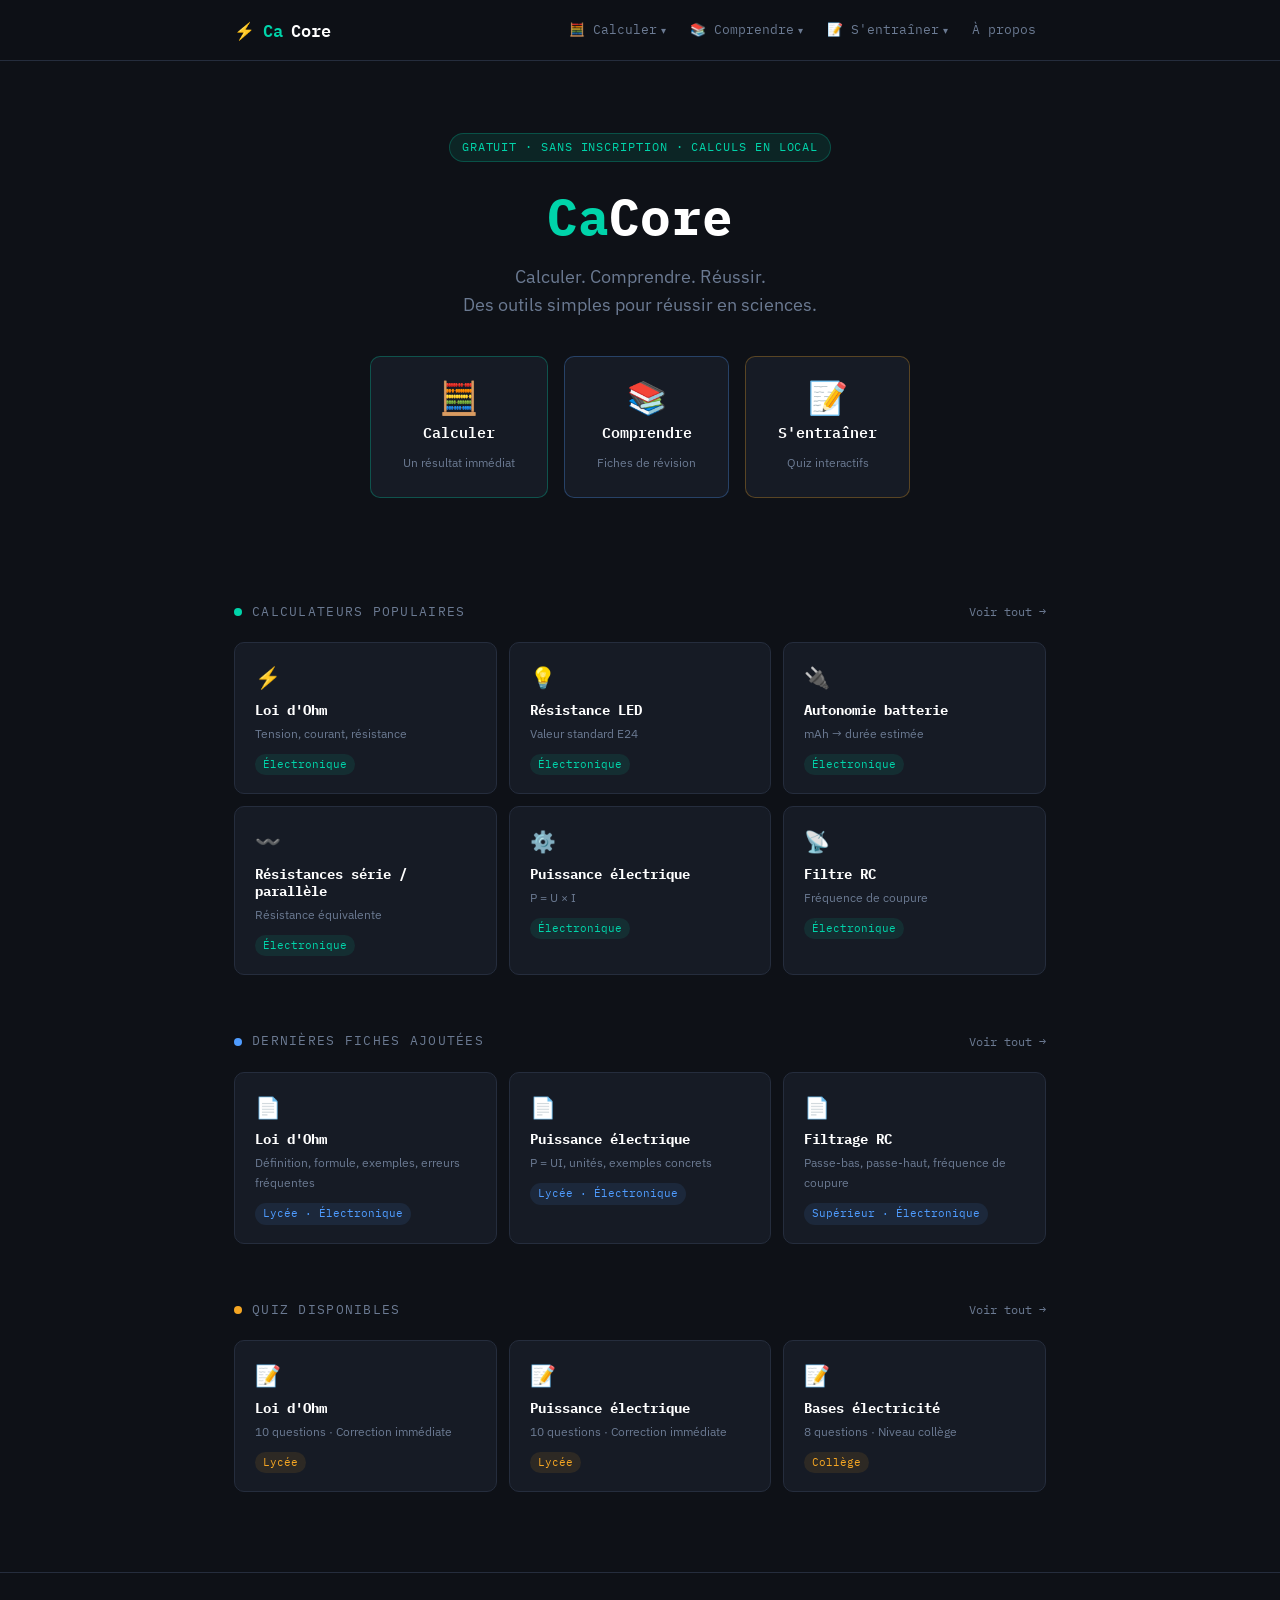
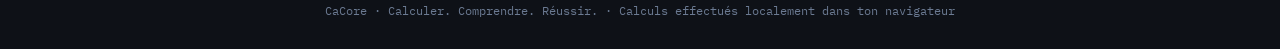
<file: index.html>
<!DOCTYPE html>
<html lang="fr">
<head>
  <meta charset="UTF-8" />
  <meta name="viewport" content="width=device-width, initial-scale=1.0" />
  <title>CaCore — Calculer. Comprendre. Réussir. en sciences</title>
  <meta name="description" content="CaCore, la plateforme gratuite pour réussir en sciences : calculateurs d'électronique et de physique, fiches de révision et quiz interactifs pour le collège, lycée et études supérieures." />
  <link rel="stylesheet" href="style.css" />
</head>
<body>

<!-- ═══════════════════════ HEADER ═══════════════════════ -->
<header class="site-header">
  <div class="container">
    <a href="index.html" class="site-logo">⚡ <span>Ca</span>Core</a>
    <nav class="site-nav" aria-label="Navigation principale">

      <!-- Calculer -->
      <div class="nav-dropdown">
        <a href="calculer/index.html">🧮 Calculer</a>
        <div class="dropdown-menu">
          <a href="calculer/electronique.html">⚡ Électronique</a>
          <a href="calculer/physique.html">⚙️ Physique</a>
          <a href="calculer/mathematiques.html">📐 Mathématiques</a>
        </div>
      </div>

      <!-- Comprendre -->
      <div class="nav-dropdown">
        <a href="comprendre/index.html">📚 Comprendre</a>
        <div class="dropdown-menu">
          <a href="comprendre/college.html">Collège</a>
          <a href="comprendre/lycee.html">Lycée</a>
          <a href="comprendre/superieur.html">Études supérieures</a>
        </div>
      </div>

      <!-- S'entraîner -->
      <div class="nav-dropdown">
        <a href="sentrainer/index.html">📝 S'entraîner</a>
        <div class="dropdown-menu">
          <a href="sentrainer/college.html">Collège</a>
          <a href="sentrainer/lycee.html">Lycée</a>
          <a href="sentrainer/superieur.html">Études supérieures</a>
        </div>
      </div>

      <a href="apropos.html">À propos</a>
    </nav>
  </div>
</header>

<!-- ═══════════════════════ HERO ═══════════════════════ -->
<section class="hero">
  <div class="container">
    <div class="hero-tag">Gratuit · Sans inscription · Calculs en local</div>
    <h1><em>Ca</em>Core</h1>
    <p>Calculer. Comprendre. Réussir.<br>Des outils simples pour réussir en sciences.</p>

    <div class="hero-actions">
      <a href="calculer/index.html" class="hero-btn btn-calc">
        <span class="hero-btn-icon">🧮</span>
        <span class="hero-btn-label">Calculer</span>
        <span class="hero-btn-sub">Un résultat immédiat</span>
      </a>
      <a href="comprendre/index.html" class="hero-btn btn-learn">
        <span class="hero-btn-icon">📚</span>
        <span class="hero-btn-label">Comprendre</span>
        <span class="hero-btn-sub">Fiches de révision</span>
      </a>
      <a href="sentrainer/index.html" class="hero-btn btn-train">
        <span class="hero-btn-icon">📝</span>
        <span class="hero-btn-label">S'entraîner</span>
        <span class="hero-btn-sub">Quiz interactifs</span>
      </a>
    </div>
  </div>
</section>

<!-- ═══════════════════════ CALCULATEURS populaires ═══════════════════════ -->
<section class="home-section">
  <div class="container">
    <div class="home-section-header">
      <div class="home-section-title">
        <span class="dot-calc"></span>
        Calculateurs populaires
      </div>
      <a href="calculer/index.html" class="see-all">Voir tout →</a>
    </div>

    <div class="home-grid">
      <a href="calculer/electronique/ohm.html" class="home-card card-calc">
        <div class="home-card-icon">⚡</div>
        <h3>Loi d'Ohm</h3>
        <p>Tension, courant, résistance</p>
        <span class="home-card-tag tag-calc">Électronique</span>
      </a>
      <a href="calculer/electronique/led.html" class="home-card card-calc">
        <div class="home-card-icon">💡</div>
        <h3>Résistance LED</h3>
        <p>Valeur standard E24</p>
        <span class="home-card-tag tag-calc">Électronique</span>
      </a>
      <a href="calculer/electronique/batterie.html" class="home-card card-calc">
        <div class="home-card-icon">🔌</div>
        <h3>Autonomie batterie</h3>
        <p>mAh → durée estimée</p>
        <span class="home-card-tag tag-calc">Électronique</span>
      </a>
      <a href="calculer/electronique/resistances.html" class="home-card card-calc">
        <div class="home-card-icon">〰️</div>
        <h3>Résistances série / parallèle</h3>
        <p>Résistance équivalente</p>
        <span class="home-card-tag tag-calc">Électronique</span>
      </a>
      <a href="calculer/electronique/puissance.html" class="home-card card-calc">
        <div class="home-card-icon">⚙️</div>
        <h3>Puissance électrique</h3>
        <p>P = U × I</p>
        <span class="home-card-tag tag-calc">Électronique</span>
      </a>
      <a href="calculer/electronique/filtre-rc.html" class="home-card card-calc">
        <div class="home-card-icon">📡</div>
        <h3>Filtre RC</h3>
        <p>Fréquence de coupure</p>
        <span class="home-card-tag tag-calc">Électronique</span>
      </a>
    </div>
  </div>
</section>

<!-- ═══════════════════════ FICHES populaires ═══════════════════════ -->
<section class="home-section">
  <div class="container">
    <div class="home-section-header">
      <div class="home-section-title">
        <span class="dot-learn"></span>
        Dernières fiches ajoutées
      </div>
      <a href="comprendre/index.html" class="see-all">Voir tout →</a>
    </div>

    <div class="home-grid">
      <a href="comprendre/lycee/loi-ohm.html" class="home-card card-learn">
        <div class="home-card-icon">📄</div>
        <h3>Loi d'Ohm</h3>
        <p>Définition, formule, exemples, erreurs fréquentes</p>
        <span class="home-card-tag tag-learn">Lycée · Électronique</span>
      </a>
      <a href="comprendre/lycee/puissance.html" class="home-card card-learn">
        <div class="home-card-icon">📄</div>
        <h3>Puissance électrique</h3>
        <p>P = UI, unités, exemples concrets</p>
        <span class="home-card-tag tag-learn">Lycée · Électronique</span>
      </a>
      <a href="comprendre/superieur/filtrage-rc.html" class="home-card card-learn">
        <div class="home-card-icon">📄</div>
        <h3>Filtrage RC</h3>
        <p>Passe-bas, passe-haut, fréquence de coupure</p>
        <span class="home-card-tag tag-learn">Supérieur · Électronique</span>
      </a>
    </div>
  </div>
</section>

<!-- ═══════════════════════ QUIZ populaires ═══════════════════════ -->
<section class="home-section home-footer-pad">
  <div class="container">
    <div class="home-section-header">
      <div class="home-section-title">
        <span class="dot-train"></span>
        Quiz disponibles
      </div>
      <a href="sentrainer/index.html" class="see-all">Voir tout →</a>
    </div>

    <div class="home-grid">
      <a href="sentrainer/lycee/loi-ohm.html" class="home-card card-train">
        <div class="home-card-icon">📝</div>
        <h3>Loi d'Ohm</h3>
        <p>10 questions · Correction immédiate</p>
        <span class="home-card-tag tag-train">Lycée</span>
      </a>
      <a href="sentrainer/lycee/puissance.html" class="home-card card-train">
        <div class="home-card-icon">📝</div>
        <h3>Puissance électrique</h3>
        <p>10 questions · Correction immédiate</p>
        <span class="home-card-tag tag-train">Lycée</span>
      </a>
      <a href="sentrainer/college/bases.html" class="home-card card-train">
        <div class="home-card-icon">📝</div>
        <h3>Bases électricité</h3>
        <p>8 questions · Niveau collège</p>
        <span class="home-card-tag tag-train">Collège</span>
      </a>
    </div>
  </div>
</section>

<!-- ═══════════════════════ FOOTER ═══════════════════════ -->
<footer class="site-footer">
  <div class="container">
    CaCore · Calculer. Comprendre. Réussir. · Calculs effectués localement dans ton navigateur
  </div>
</footer>

</body>
</html>
</file>
<file: style.css>
/* =========================================
   CACORE — Feuille de style globale
   Calculer. Comprendre. Réussir.
   ========================================= */

@import url('https://fonts.googleapis.com/css2?family=IBM+Plex+Mono:wght@400;600&family=IBM+Plex+Sans:wght@400;500;600&display=swap');

/* --- Variables --- */
:root {
  --bg:        #0e1117;
  --surface:   #161b25;
  --border:    #252d3d;
  --accent:    #00d4aa;
  --accent2:   #4f9cff;
  --warn:      #f5a623;
  --text:      #d4dce8;
  --muted:     #6b7a92;
  --white:     #ffffff;
  --radius:    10px;
  --font-mono: 'IBM Plex Mono', monospace;
  --font-sans: 'IBM Plex Sans', sans-serif;
}

/* --- Reset --- */
*, *::before, *::after { box-sizing: border-box; margin: 0; padding: 0; }

html { scroll-behavior: smooth; }

body {
  background: var(--bg);
  color: var(--text);
  font-family: var(--font-sans);
  font-size: 16px;
  line-height: 1.6;
  min-height: 100vh;
}

/* --- Typographie --- */
h1, h2, h3 {
  font-family: var(--font-mono);
  color: var(--white);
  line-height: 1.2;
}

a {
  color: var(--accent);
  text-decoration: none;
}
a:hover { text-decoration: underline; }

code, .mono {
  font-family: var(--font-mono);
}

/* --- Layout --- */
.container {
  max-width: 860px;
  margin: 0 auto;
  padding: 0 24px;
}

/* --- Header / nav --- */
.site-header {
  border-bottom: 1px solid var(--border);
  padding: 16px 0;
  position: sticky;
  top: 0;
  background: rgba(14, 17, 23, 0.92);
  backdrop-filter: blur(8px);
  z-index: 100;
}

.site-header .container {
  display: flex;
  align-items: center;
  justify-content: space-between;
  gap: 16px;
}

.site-logo {
  font-family: var(--font-mono);
  font-size: 1.05rem;
  font-weight: 600;
  color: var(--white);
  display: flex;
  align-items: center;
  gap: 8px;
}

.site-logo span { color: var(--accent); }

.site-nav {
  display: flex;
  gap: 4px;
  flex-wrap: wrap;
}

.site-nav a {
  font-size: 0.8rem;
  font-family: var(--font-mono);
  color: var(--muted);
  padding: 4px 10px;
  border-radius: 6px;
  transition: color .2s, background .2s;
}
.site-nav a:hover {
  color: var(--accent);
  background: rgba(0,212,170,.08);
  text-decoration: none;
}
.site-nav a.active {
  color: var(--accent);
  background: rgba(0,212,170,.12);
}

/* --- Hero (index) --- */
.hero {
  padding: 72px 0 48px;
  text-align: center;
}

.hero-tag {
  display: inline-block;
  font-family: var(--font-mono);
  font-size: 0.72rem;
  color: var(--accent);
  background: rgba(0,212,170,.1);
  border: 1px solid rgba(0,212,170,.25);
  padding: 4px 12px;
  border-radius: 100px;
  margin-bottom: 24px;
  letter-spacing: .08em;
  text-transform: uppercase;
}

.hero h1 {
  font-size: clamp(2rem, 5vw, 3.2rem);
  margin-bottom: 16px;
}

.hero h1 em {
  font-style: normal;
  color: var(--accent);
}

.hero p {
  font-size: 1.1rem;
  color: var(--muted);
  max-width: 500px;
  margin: 0 auto;
}

/* --- Grille de cartes (index) --- */
.tools-grid {
  display: grid;
  grid-template-columns: repeat(auto-fill, minmax(240px, 1fr));
  gap: 16px;
  padding: 48px 0 80px;
}

.tool-card {
  background: var(--surface);
  border: 1px solid var(--border);
  border-radius: var(--radius);
  padding: 24px;
  display: flex;
  flex-direction: column;
  gap: 10px;
  transition: border-color .2s, transform .2s;
  text-decoration: none;
  color: inherit;
}

.tool-card:hover {
  border-color: var(--accent);
  transform: translateY(-2px);
  text-decoration: none;
  color: inherit;
}

.tool-card-icon {
  font-size: 1.8rem;
  line-height: 1;
}

.tool-card h3 {
  font-size: 1rem;
  color: var(--white);
}

.tool-card p {
  font-size: 0.85rem;
  color: var(--muted);
  flex: 1;
}

.tool-card-link {
  font-family: var(--font-mono);
  font-size: 0.78rem;
  color: var(--accent);
  display: flex;
  align-items: center;
  gap: 4px;
}

/* --- Page calculateur --- */
.calc-page {
  padding: 48px 0 80px;
}

.breadcrumb {
  font-family: var(--font-mono);
  font-size: 0.78rem;
  color: var(--muted);
  margin-bottom: 32px;
  display: flex;
  align-items: center;
  gap: 8px;
}
.breadcrumb a { color: var(--muted); }
.breadcrumb a:hover { color: var(--accent); }
.breadcrumb span { color: var(--accent); }

.calc-header {
  margin-bottom: 36px;
}

.calc-header h1 {
  font-size: clamp(1.5rem, 4vw, 2.2rem);
  margin-bottom: 8px;
}

.calc-header p {
  color: var(--muted);
  max-width: 520px;
}

/* --- Carte de calculateur --- */
.calc-card {
  background: var(--surface);
  border: 1px solid var(--border);
  border-radius: var(--radius);
  padding: 32px;
  margin-bottom: 24px;
}

.calc-card h2 {
  font-size: 0.85rem;
  font-family: var(--font-mono);
  color: var(--muted);
  text-transform: uppercase;
  letter-spacing: .08em;
  margin-bottom: 24px;
}

/* --- Champs de saisie --- */
.fields {
  display: grid;
  grid-template-columns: repeat(auto-fill, minmax(180px, 1fr));
  gap: 16px;
  margin-bottom: 24px;
}

.field {
  display: flex;
  flex-direction: column;
  gap: 6px;
}

.field label {
  font-family: var(--font-mono);
  font-size: 0.78rem;
  color: var(--muted);
  text-transform: uppercase;
  letter-spacing: .06em;
}

.field input,
.field select {
  background: var(--bg);
  border: 1px solid var(--border);
  border-radius: 6px;
  color: var(--white);
  font-family: var(--font-mono);
  font-size: 1rem;
  padding: 10px 14px;
  outline: none;
  transition: border-color .2s;
  -webkit-appearance: none;
}

.field input:focus,
.field select:focus {
  border-color: var(--accent);
}

.field input::placeholder {
  color: var(--border);
}

.field .unit {
  font-size: 0.78rem;
  color: var(--muted);
  margin-top: 2px;
}

/* --- Boutons --- */
.btn {
  font-family: var(--font-mono);
  font-size: 0.9rem;
  font-weight: 600;
  padding: 12px 28px;
  border-radius: 8px;
  border: none;
  cursor: pointer;
  transition: opacity .2s, transform .1s;
  display: inline-flex;
  align-items: center;
  gap: 8px;
}

.btn:active { transform: scale(.98); }

.btn-primary {
  background: var(--accent);
  color: #000;
}
.btn-primary:hover { opacity: 0.88; }

.btn-secondary {
  background: transparent;
  border: 1px solid var(--border);
  color: var(--muted);
}
.btn-secondary:hover {
  border-color: var(--muted);
  color: var(--text);
}

.btn-row {
  display: flex;
  gap: 12px;
  flex-wrap: wrap;
  align-items: center;
}

/* --- Résultat --- */
.result-box {
  margin-top: 24px;
  padding: 24px;
  background: rgba(0,212,170,.06);
  border: 1px solid rgba(0,212,170,.2);
  border-radius: var(--radius);
  display: none;
}

.result-box.visible { display: block; }

.result-label {
  font-family: var(--font-mono);
  font-size: 0.75rem;
  color: var(--accent);
  text-transform: uppercase;
  letter-spacing: .08em;
  margin-bottom: 8px;
}

.result-value {
  font-family: var(--font-mono);
  font-size: 2rem;
  color: var(--white);
  font-weight: 600;
}

.result-detail {
  font-size: 0.88rem;
  color: var(--muted);
  margin-top: 8px;
}

.result-error {
  background: rgba(245,166,35,.06);
  border-color: rgba(245,166,35,.3);
}

.result-error .result-label { color: var(--warn); }
.result-error .result-value { font-size: 1rem; color: var(--warn); }

/* --- Bloc "Comment ça marche" --- */
.info-card {
  background: var(--surface);
  border: 1px solid var(--border);
  border-radius: var(--radius);
  padding: 28px 32px;
  margin-top: 12px;
}

.info-card h3 {
  font-size: 0.85rem;
  font-family: var(--font-mono);
  color: var(--muted);
  text-transform: uppercase;
  letter-spacing: .08em;
  margin-bottom: 16px;
}

.info-card p {
  font-size: 0.9rem;
  color: var(--text);
  margin-bottom: 12px;
}

.formula-row {
  display: flex;
  gap: 12px;
  flex-wrap: wrap;
  margin-top: 8px;
}

.formula-pill {
  font-family: var(--font-mono);
  font-size: 0.88rem;
  background: var(--bg);
  border: 1px solid var(--border);
  padding: 6px 14px;
  border-radius: 6px;
  color: var(--white);
}

/* --- Toggle radio (choix de variable à calculer) --- */
.radio-group {
  display: flex;
  gap: 8px;
  flex-wrap: wrap;
  margin-bottom: 24px;
}

.radio-group input[type="radio"] { display: none; }

.radio-group label {
  font-family: var(--font-mono);
  font-size: 0.82rem;
  padding: 7px 16px;
  border: 1px solid var(--border);
  border-radius: 6px;
  cursor: pointer;
  color: var(--muted);
  transition: all .2s;
  text-transform: none;
  letter-spacing: 0;
}

.radio-group input[type="radio"]:checked + label {
  border-color: var(--accent);
  color: var(--accent);
  background: rgba(0,212,170,.1);
}

/* --- Listes d'entrées résistances (parallèle/série) --- */
.resistor-list {
  display: flex;
  flex-direction: column;
  gap: 8px;
  margin-bottom: 16px;
}

.resistor-item {
  display: flex;
  align-items: center;
  gap: 10px;
}

.resistor-item input {
  background: var(--bg);
  border: 1px solid var(--border);
  border-radius: 6px;
  color: var(--white);
  font-family: var(--font-mono);
  font-size: 0.95rem;
  padding: 8px 12px;
  outline: none;
  width: 140px;
  transition: border-color .2s;
}
.resistor-item input:focus { border-color: var(--accent); }

.resistor-item .mono { color: var(--muted); font-size: 0.82rem; }

.btn-remove {
  background: none;
  border: none;
  color: var(--muted);
  cursor: pointer;
  font-size: 1.1rem;
  line-height: 1;
  padding: 4px;
  transition: color .2s;
}
.btn-remove:hover { color: var(--warn); }

/* --- Footer --- */
.site-footer {
  border-top: 1px solid var(--border);
  padding: 28px 0;
  text-align: center;
  font-family: var(--font-mono);
  font-size: 0.78rem;
  color: var(--muted);
}

/* --- Responsive --- */
@media (max-width: 600px) {
  .site-nav { display: none; }
  .fields { grid-template-columns: 1fr 1fr; }
  .calc-card { padding: 20px; }
  .result-value { font-size: 1.6rem; }
}

/* =========================================
   CACORE — Styles spécifiques accueil
   ========================================= */

/* Navigation dropdown */
.nav-dropdown {
  position: relative;
}

.nav-dropdown > a {
  display: flex;
  align-items: center;
  gap: 4px;
}

.nav-dropdown > a::after {
  content: '▾';
  font-size: 0.65rem;
}

.dropdown-menu {
  display: none;
  position: absolute;
  top: calc(100% + 8px);
  left: 0;
  background: var(--surface);
  border: 1px solid var(--border);
  border-radius: var(--radius);
  padding: 8px;
  min-width: 180px;
  z-index: 200;
  box-shadow: 0 8px 24px rgba(0,0,0,.4);
}

.nav-dropdown:hover .dropdown-menu { display: block; }

.dropdown-menu a {
  display: block;
  font-family: var(--font-mono);
  font-size: 0.78rem;
  color: var(--muted);
  padding: 7px 12px;
  border-radius: 6px;
  transition: color .15s, background .15s;
}

.dropdown-menu a:hover {
  color: var(--accent);
  background: rgba(0,212,170,.08);
  text-decoration: none;
}

.dropdown-divider {
  height: 1px;
  background: var(--border);
  margin: 6px 0;
}

/* 3 gros boutons héros */
.hero-actions {
  display: flex;
  gap: 16px;
  justify-content: center;
  flex-wrap: wrap;
  margin-top: 36px;
}

.hero-btn {
  display: flex;
  flex-direction: column;
  align-items: center;
  gap: 8px;
  padding: 24px 32px;
  border-radius: var(--radius);
  border: 1px solid var(--border);
  background: var(--surface);
  text-decoration: none;
  color: inherit;
  transition: border-color .2s, transform .2s;
  min-width: 160px;
}

.hero-btn:hover {
  text-decoration: none;
  transform: translateY(-3px);
}

.hero-btn.btn-calc  { border-color: rgba(0,212,170,.3); }
.hero-btn.btn-learn { border-color: rgba(79,156,255,.3); }
.hero-btn.btn-train { border-color: rgba(245,166,35,.3); }

.hero-btn.btn-calc:hover  { border-color: var(--accent);  background: rgba(0,212,170,.07); }
.hero-btn.btn-learn:hover { border-color: var(--accent2); background: rgba(79,156,255,.07); }
.hero-btn.btn-train:hover { border-color: var(--warn);    background: rgba(245,166,35,.07); }

.hero-btn-icon { font-size: 2rem; line-height: 1; }

.hero-btn-label {
  font-family: var(--font-mono);
  font-size: 0.95rem;
  font-weight: 600;
  color: var(--white);
}

.hero-btn-sub {
  font-size: 0.78rem;
  color: var(--muted);
  text-align: center;
}

/* Sections accueil */
.home-section {
  padding: 56px 0 0;
}

.home-section-header {
  display: flex;
  align-items: center;
  justify-content: space-between;
  margin-bottom: 20px;
}

.home-section-title {
  display: flex;
  align-items: center;
  gap: 10px;
  font-family: var(--font-mono);
  font-size: 0.8rem;
  color: var(--muted);
  text-transform: uppercase;
  letter-spacing: .1em;
}

.home-section-title span {
  display: inline-block;
  width: 8px; height: 8px;
  border-radius: 50%;
}

.dot-calc  { background: var(--accent); }
.dot-learn { background: var(--accent2); }
.dot-train { background: var(--warn); }

.see-all {
  font-family: var(--font-mono);
  font-size: 0.78rem;
  color: var(--muted);
  transition: color .2s;
}
.see-all:hover { color: var(--accent); text-decoration: none; }

/* Grilles spécifiques accueil */
.home-grid {
  display: grid;
  grid-template-columns: repeat(auto-fill, minmax(200px, 1fr));
  gap: 12px;
}

.home-card {
  background: var(--surface);
  border: 1px solid var(--border);
  border-radius: var(--radius);
  padding: 18px 20px;
  display: flex;
  flex-direction: column;
  gap: 6px;
  text-decoration: none;
  color: inherit;
  transition: border-color .2s, transform .15s;
}

.home-card:hover {
  transform: translateY(-2px);
  text-decoration: none;
  color: inherit;
}

.home-card.card-calc:hover  { border-color: var(--accent); }
.home-card.card-learn:hover { border-color: var(--accent2); }
.home-card.card-train:hover { border-color: var(--warn); }

.home-card-icon { font-size: 1.3rem; }

.home-card h3 {
  font-size: 0.9rem;
  color: var(--white);
}

.home-card p {
  font-size: 0.78rem;
  color: var(--muted);
}

.home-card-tag {
  font-family: var(--font-mono);
  font-size: 0.68rem;
  padding: 2px 8px;
  border-radius: 100px;
  display: inline-block;
  width: fit-content;
  margin-top: 4px;
}

.tag-calc  { background: rgba(0,212,170,.1);  color: var(--accent); }
.tag-learn { background: rgba(79,156,255,.1); color: var(--accent2); }
.tag-train { background: rgba(245,166,35,.1); color: var(--warn); }

/* Badge niveau */
.badge {
  font-family: var(--font-mono);
  font-size: 0.68rem;
  padding: 2px 8px;
  border-radius: 100px;
  border: 1px solid var(--border);
  color: var(--muted);
}

/* Footer accueil */
.home-footer-pad { padding-bottom: 80px; }

@media (max-width: 600px) {
  .hero-actions { flex-direction: column; align-items: center; }
  .hero-btn { width: 100%; max-width: 280px; flex-direction: row; padding: 16px 20px; }
  .home-grid { grid-template-columns: 1fr 1fr; }
}
</file>
